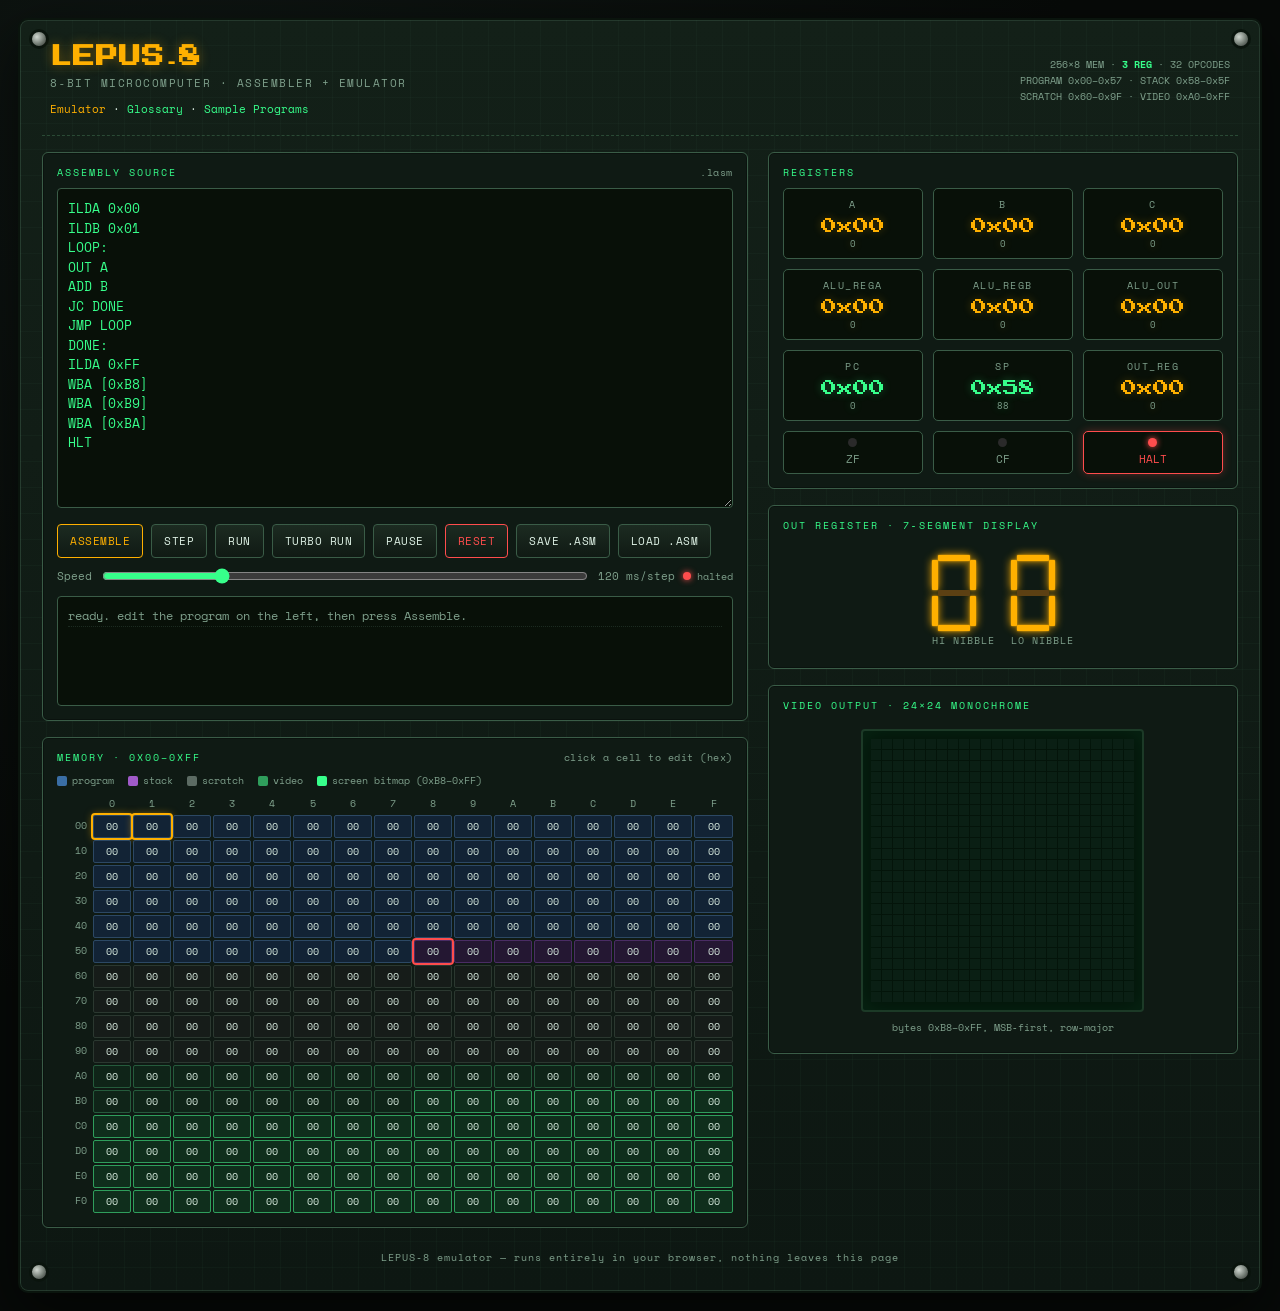
<file: index.html>
<!DOCTYPE html>
<html lang="en">
<head>
<meta charset="UTF-8">
<title>LEPUS-8 Emulator</title>
<meta name="viewport" content="width=device-width, initial-scale=1.0">
<link rel="preconnect" href="https://fonts.googleapis.com">
<link href="https://fonts.googleapis.com/css2?family=Space+Mono:wght@400;700&family=Press+Start+2P&display=swap" rel="stylesheet">
<link rel="stylesheet" href="style.css">
</head>
<body>
<div class="pcb">
  <div class="screw tl"></div><div class="screw tr"></div><div class="screw bl"></div><div class="screw br"></div>

  <header>
    <div>
      <h1>LEPUS&#8209;8</h1>
      <div class="sub">8&#8209;bit microcomputer &middot; assembler + emulator</div>
      <div style="margin-top: 10px; font-size: 11px;">
        <a href="index.html" style="color: var(--amber); text-decoration: none;">Emulator</a> &middot; 
        <a href="glossary.html" style="color: var(--green); text-decoration: none;">Glossary</a> &middot; 
        <a href="samples.html" style="color: var(--green); text-decoration: none;">Sample Programs</a>
      </div>
    </div>
    <div class="chip-id">
      256&times;8 MEM &middot; <b>3 REG</b> &middot; 32 OPCODES<br>
      PROGRAM 0x00&ndash;0x57 &middot; STACK 0x58&ndash;0x5F<br>
      SCRATCH 0x60&ndash;0x9F &middot; VIDEO 0xA0&ndash;0xFF
    </div>
  </header>

  <div class="layout">
    <div>
      <div class="panel">
        <div class="label">Assembly source <span class="hint">.lasm</span></div>
        <textarea id="editor" spellcheck="false"></textarea>
        <div class="toolbar">
          <button class="primary" id="btnAssemble">Assemble</button>
          <button id="btnStep">Step</button>
          <button id="btnRun">Run</button>
          <button id="btnTurbo">Turbo Run</button>
          <button id="btnPause">Pause</button>
          <button class="danger" id="btnReset">Reset</button>
          <button id="btnSave">Save .asm</button>
          <button id="btnLoad">Load .asm</button>
          <input type="file" id="fileInput" accept=".asm,.lasm,.txt">
        </div>
        <div class="speedrow">
          <span>Speed</span>
          <input type="range" id="speed" min="1" max="500" value="120">
          <span id="speedLabel">120 ms/step</span>
          <span class="status-led" id="statusLed"><span class="dot"></span><span id="statusText">idle</span></span>
        </div>
        <div id="log"></div>
      </div>

      <div class="panel">
        <div class="label">Memory &middot; 0x00&ndash;0xFF <span class="hint">click a cell to edit (hex)</span></div>
        <div class="mem-legend">
          <span><i class="swatch sw-prog"></i>program</span>
          <span><i class="swatch sw-stack"></i>stack</span>
          <span><i class="swatch sw-misc"></i>scratch</span>
          <span><i class="swatch sw-vid"></i>video</span>
          <span><i class="swatch sw-scr"></i>screen bitmap (0xB8&ndash;0xFF)</span>
        </div>
        <div id="memgrid"></div>
      </div>
    </div>

    <div>
      <div class="panel">
        <div class="label">Registers</div>
        <div class="regs" id="regGrid"></div>
        <div class="flags" id="flagsGrid"></div>
      </div>

      <div class="panel">
        <div class="label">OUT register &middot; 7&#8209;segment display</div>
        <div class="sevseg-wrap">
          <div>
            <div class="digit" id="digitHi"></div>
            <div class="sevseg-label">HI NIBBLE</div>
          </div>
          <div>
            <div class="digit" id="digitLo"></div>
            <div class="sevseg-label">LO NIBBLE</div>
          </div>
        </div>
      </div>

      <div class="panel">
        <div class="label">Video output &middot; 24&times;24 monochrome</div>
        <div class="screen-wrap">
          <div id="screen"></div>
          <div class="screen-caption">bytes 0xB8&ndash;0xFF, MSB&#8209;first, row&#8209;major</div>
        </div>
      </div>
    </div>
  </div>
  <footer>LEPUS&#8209;8 emulator &mdash; runs entirely in your browser, nothing leaves this page</footer>
</div>

<script src="engine.js"></script>
<script src="ui.js"></script>
<script src="main.js"></script>
</body>
</html>
</file>
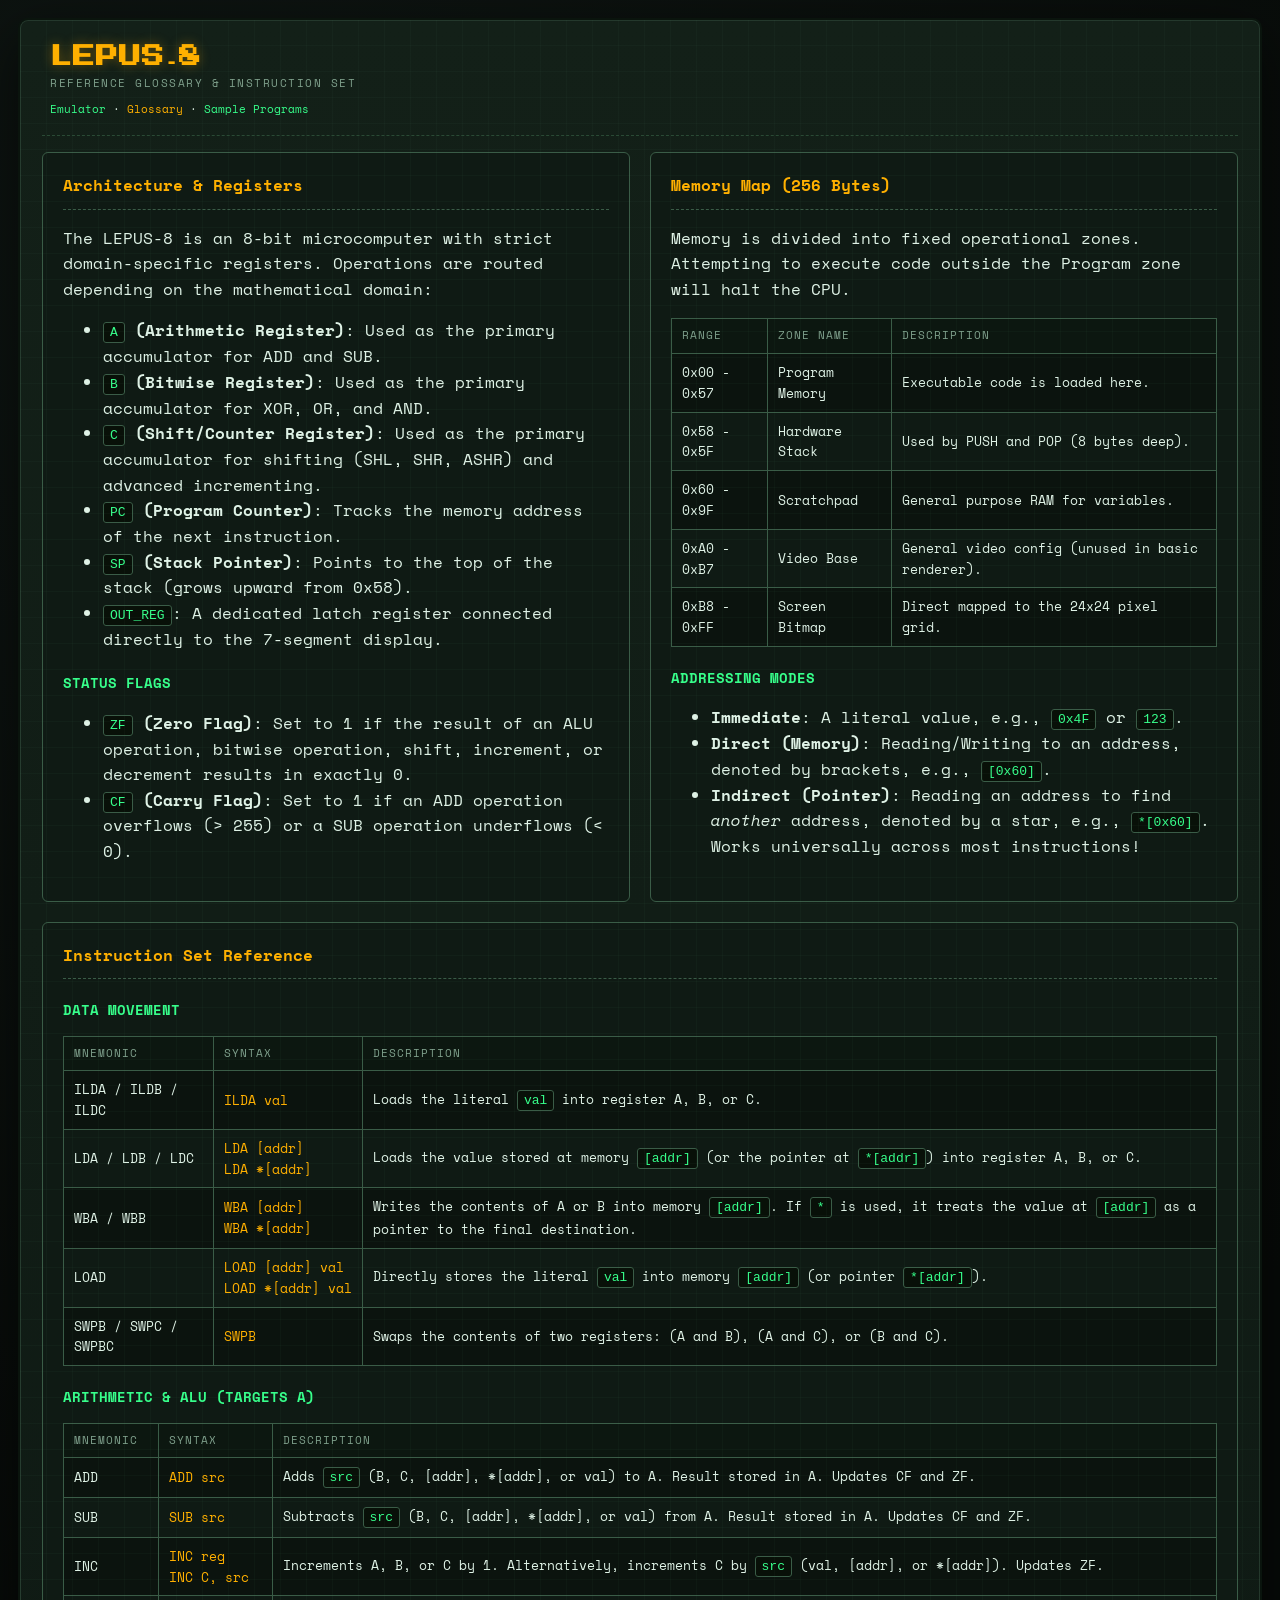
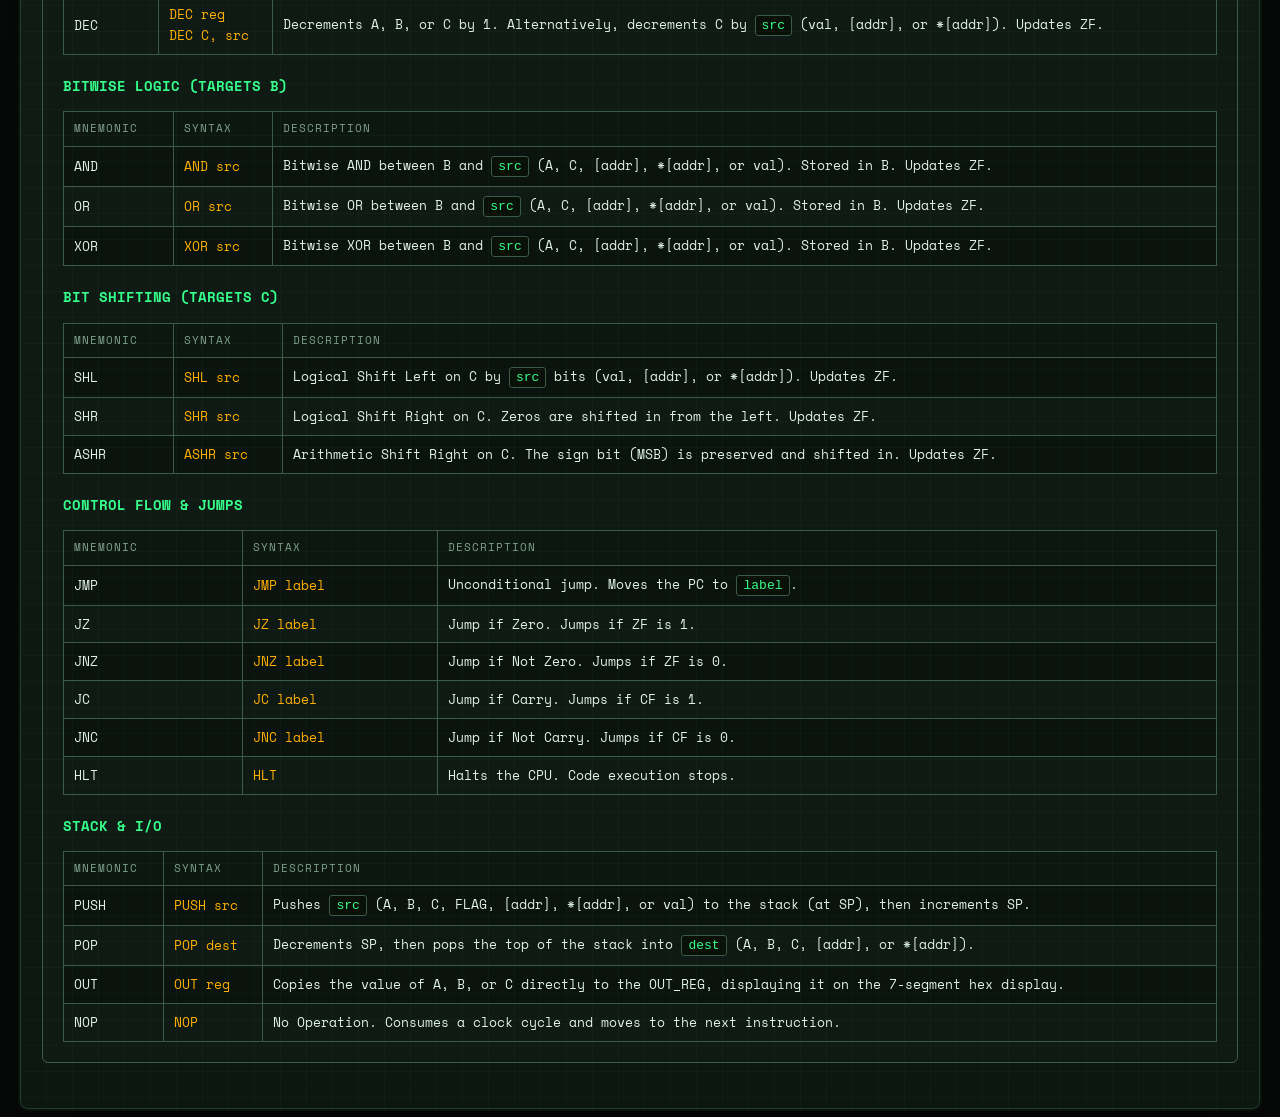
<file: glossary.html>
<!DOCTYPE html>
<html lang="en">
<head>
<meta charset="UTF-8">
<title>LEPUS-8 Glossary</title>
<link href="https://fonts.googleapis.com/css2?family=Space+Mono:wght@400;700&family=Press+Start+2P&display=swap" rel="stylesheet">
<link rel="stylesheet" href="style.css">
<style>
  .doc-panel { background: var(--panel); border: 1px solid var(--panel-edge); border-radius: 6px; padding: 20px; margin-bottom: 20px; color: var(--ink); line-height: 1.6; }
  h2 { color: var(--amber); font-size: 16px; margin-top: 0; border-bottom: 1px dashed var(--panel-edge); padding-bottom: 10px; }
  h3 { color: var(--green); font-size: 14px; margin-top: 20px; text-transform: uppercase; }
  code { background: #081008; padding: 2px 6px; border-radius: 3px; color: var(--green); border: 1px solid var(--panel-edge); }
  
  table { width: 100%; border-collapse: collapse; margin-top: 10px; font-size: 13px; }
  th, td { border: 1px solid var(--panel-edge); padding: 8px 10px; text-align: left; }
  th { background: #0c1710; color: var(--muted); font-weight: normal; text-transform: uppercase; font-size: 11px; letter-spacing: 1px; }
  tr:nth-child(even) td { background: #0b130e; }
  .syntax { color: var(--amber); white-space: nowrap; font-family: var(--mono); }
  
  .grid-2 { display: grid; grid-template-columns: 1fr 1fr; gap: 20px; }
  @media (max-width: 980px){ .grid-2{grid-template-columns:1fr;} }
</style>
</head>
<body>
<div class="pcb">
  <header>
    <div>
      <h1>LEPUS&#8209;8</h1>
      <div class="sub">Reference Glossary & Instruction Set</div>
      <div style="margin-top: 10px; font-size: 11px;">
        <a href="index.html" style="color: var(--green); text-decoration: none;">Emulator</a> &middot; 
        <a href="glossary.html" style="color: var(--amber); text-decoration: none;">Glossary</a> &middot; 
        <a href="samples.html" style="color: var(--green); text-decoration: none;">Sample Programs</a>
      </div>
    </div>
  </header>

  <div class="grid-2">
    <div class="doc-panel">
      <h2>Architecture & Registers</h2>
      <p>The LEPUS-8 is an 8-bit microcomputer with strict domain-specific registers. Operations are routed depending on the mathematical domain:</p>
      <ul>
        <li><code>A</code> <strong>(Arithmetic Register)</strong>: Used as the primary accumulator for ADD and SUB.</li>
        <li><code>B</code> <strong>(Bitwise Register)</strong>: Used as the primary accumulator for XOR, OR, and AND.</li>
        <li><code>C</code> <strong>(Shift/Counter Register)</strong>: Used as the primary accumulator for shifting (SHL, SHR, ASHR) and advanced incrementing.</li>
        <li><code>PC</code> <strong>(Program Counter)</strong>: Tracks the memory address of the next instruction.</li>
        <li><code>SP</code> <strong>(Stack Pointer)</strong>: Points to the top of the stack (grows upward from 0x58).</li>
        <li><code>OUT_REG</code>: A dedicated latch register connected directly to the 7-segment display.</li>
      </ul>
      <h3>Status Flags</h3>
      <ul>
        <li><code>ZF</code> <strong>(Zero Flag)</strong>: Set to 1 if the result of an ALU operation, bitwise operation, shift, increment, or decrement results in exactly 0.</li>
        <li><code>CF</code> <strong>(Carry Flag)</strong>: Set to 1 if an ADD operation overflows (> 255) or a SUB operation underflows (< 0).</li>
      </ul>
    </div>

    <div class="doc-panel">
      <h2>Memory Map (256 Bytes)</h2>
      <p>Memory is divided into fixed operational zones. Attempting to execute code outside the Program zone will halt the CPU.</p>
      <table>
        <tr><th>Range</th><th>Zone Name</th><th>Description</th></tr>
        <tr><td>0x00 - 0x57</td><td>Program Memory</td><td>Executable code is loaded here.</td></tr>
        <tr><td>0x58 - 0x5F</td><td>Hardware Stack</td><td>Used by PUSH and POP (8 bytes deep).</td></tr>
        <tr><td>0x60 - 0x9F</td><td>Scratchpad</td><td>General purpose RAM for variables.</td></tr>
        <tr><td>0xA0 - 0xB7</td><td>Video Base</td><td>General video config (unused in basic renderer).</td></tr>
        <tr><td>0xB8 - 0xFF</td><td>Screen Bitmap</td><td>Direct mapped to the 24x24 pixel grid.</td></tr>
      </table>
      <h3>Addressing Modes</h3>
      <ul>
        <li><strong>Immediate</strong>: A literal value, e.g., <code>0x4F</code> or <code>123</code>.</li>
        <li><strong>Direct (Memory)</strong>: Reading/Writing to an address, denoted by brackets, e.g., <code>[0x60]</code>.</li>
        <li><strong>Indirect (Pointer)</strong>: Reading an address to find <em>another</em> address, denoted by a star, e.g., <code>*[0x60]</code>. Works universally across most instructions!</li>
      </ul>
    </div>
  </div>

  <div class="doc-panel">
    <h2>Instruction Set Reference</h2>
    
    <h3>Data Movement</h3>
    <table>
      <tr><th>Mnemonic</th><th>Syntax</th><th>Description</th></tr>
      <tr><td>ILDA / ILDB / ILDC</td><td class="syntax">ILDA val</td><td>Loads the literal <code>val</code> into register A, B, or C.</td></tr>
      <tr><td>LDA / LDB / LDC</td><td class="syntax">LDA [addr]<br>LDA *[addr]</td><td>Loads the value stored at memory <code>[addr]</code> (or the pointer at <code>*[addr]</code>) into register A, B, or C.</td></tr>
      <tr><td>WBA / WBB</td><td class="syntax">WBA [addr]<br>WBA *[addr]</td><td>Writes the contents of A or B into memory <code>[addr]</code>. If <code>*</code> is used, it treats the value at <code>[addr]</code> as a pointer to the final destination.</td></tr>
      <tr><td>LOAD</td><td class="syntax">LOAD [addr] val<br>LOAD *[addr] val</td><td>Directly stores the literal <code>val</code> into memory <code>[addr]</code> (or pointer <code>*[addr]</code>).</td></tr>
      <tr><td>SWPB / SWPC / SWPBC</td><td class="syntax">SWPB</td><td>Swaps the contents of two registers: (A and B), (A and C), or (B and C).</td></tr>
    </table>

    <h3>Arithmetic & ALU (Targets A)</h3>
    <table>
      <tr><th>Mnemonic</th><th>Syntax</th><th>Description</th></tr>
      <tr><td>ADD</td><td class="syntax">ADD src</td><td>Adds <code>src</code> (B, C, [addr], *[addr], or val) to A. Result stored in A. Updates CF and ZF.</td></tr>
      <tr><td>SUB</td><td class="syntax">SUB src</td><td>Subtracts <code>src</code> (B, C, [addr], *[addr], or val) from A. Result stored in A. Updates CF and ZF.</td></tr>
      <tr><td>INC</td><td class="syntax">INC reg<br>INC C, src</td><td>Increments A, B, or C by 1. Alternatively, increments C by <code>src</code> (val, [addr], or *[addr]). Updates ZF.</td></tr>
      <tr><td>DEC</td><td class="syntax">DEC reg<br>DEC C, src</td><td>Decrements A, B, or C by 1. Alternatively, decrements C by <code>src</code> (val, [addr], or *[addr]). Updates ZF.</td></tr>
    </table>

    <h3>Bitwise Logic (Targets B)</h3>
    <table>
      <tr><th>Mnemonic</th><th>Syntax</th><th>Description</th></tr>
      <tr><td>AND</td><td class="syntax">AND src</td><td>Bitwise AND between B and <code>src</code> (A, C, [addr], *[addr], or val). Stored in B. Updates ZF.</td></tr>
      <tr><td>OR</td><td class="syntax">OR src</td><td>Bitwise OR between B and <code>src</code> (A, C, [addr], *[addr], or val). Stored in B. Updates ZF.</td></tr>
      <tr><td>XOR</td><td class="syntax">XOR src</td><td>Bitwise XOR between B and <code>src</code> (A, C, [addr], *[addr], or val). Stored in B. Updates ZF.</td></tr>
    </table>

    <h3>Bit Shifting (Targets C)</h3>
    <table>
      <tr><th>Mnemonic</th><th>Syntax</th><th>Description</th></tr>
      <tr><td>SHL</td><td class="syntax">SHL src</td><td>Logical Shift Left on C by <code>src</code> bits (val, [addr], or *[addr]). Updates ZF.</td></tr>
      <tr><td>SHR</td><td class="syntax">SHR src</td><td>Logical Shift Right on C. Zeros are shifted in from the left. Updates ZF.</td></tr>
      <tr><td>ASHR</td><td class="syntax">ASHR src</td><td>Arithmetic Shift Right on C. The sign bit (MSB) is preserved and shifted in. Updates ZF.</td></tr>
    </table>

    <h3>Control Flow & Jumps</h3>
    <table>
      <tr><th>Mnemonic</th><th>Syntax</th><th>Description</th></tr>
      <tr><td>JMP</td><td class="syntax">JMP label</td><td>Unconditional jump. Moves the PC to <code>label</code>.</td></tr>
      <tr><td>JZ</td><td class="syntax">JZ label</td><td>Jump if Zero. Jumps if ZF is 1.</td></tr>
      <tr><td>JNZ</td><td class="syntax">JNZ label</td><td>Jump if Not Zero. Jumps if ZF is 0.</td></tr>
      <tr><td>JC</td><td class="syntax">JC label</td><td>Jump if Carry. Jumps if CF is 1.</td></tr>
      <tr><td>JNC</td><td class="syntax">JNC label</td><td>Jump if Not Carry. Jumps if CF is 0.</td></tr>
      <tr><td>HLT</td><td class="syntax">HLT</td><td>Halts the CPU. Code execution stops.</td></tr>
    </table>

    <h3>Stack & I/O</h3>
    <table>
      <tr><th>Mnemonic</th><th>Syntax</th><th>Description</th></tr>
      <tr><td>PUSH</td><td class="syntax">PUSH src</td><td>Pushes <code>src</code> (A, B, C, FLAG, [addr], *[addr], or val) to the stack (at SP), then increments SP.</td></tr>
      <tr><td>POP</td><td class="syntax">POP dest</td><td>Decrements SP, then pops the top of the stack into <code>dest</code> (A, B, C, [addr], or *[addr]).</td></tr>
      <tr><td>OUT</td><td class="syntax">OUT reg</td><td>Copies the value of A, B, or C directly to the OUT_REG, displaying it on the 7-segment hex display.</td></tr>
      <tr><td>NOP</td><td class="syntax">NOP</td><td>No Operation. Consumes a clock cycle and moves to the next instruction.</td></tr>
    </table>
  </div>
</div>
</body>
</html>
</file>
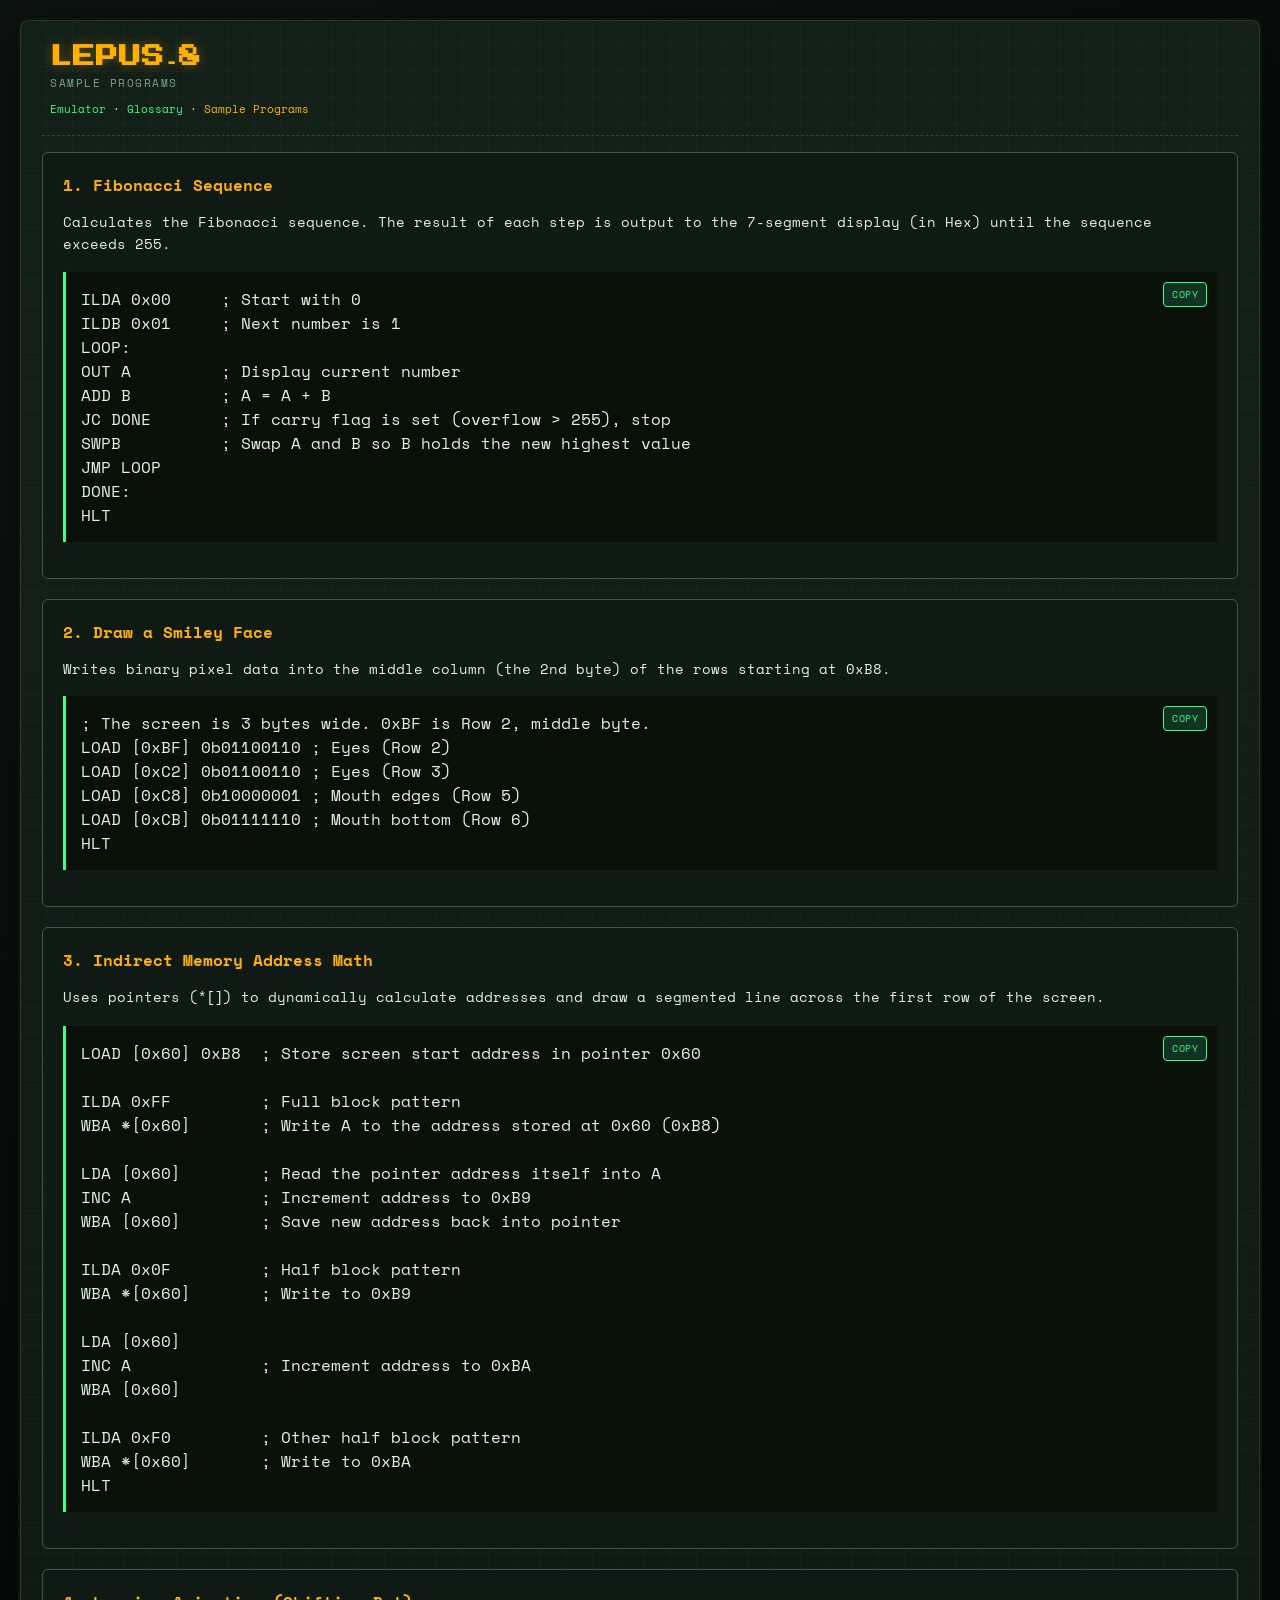
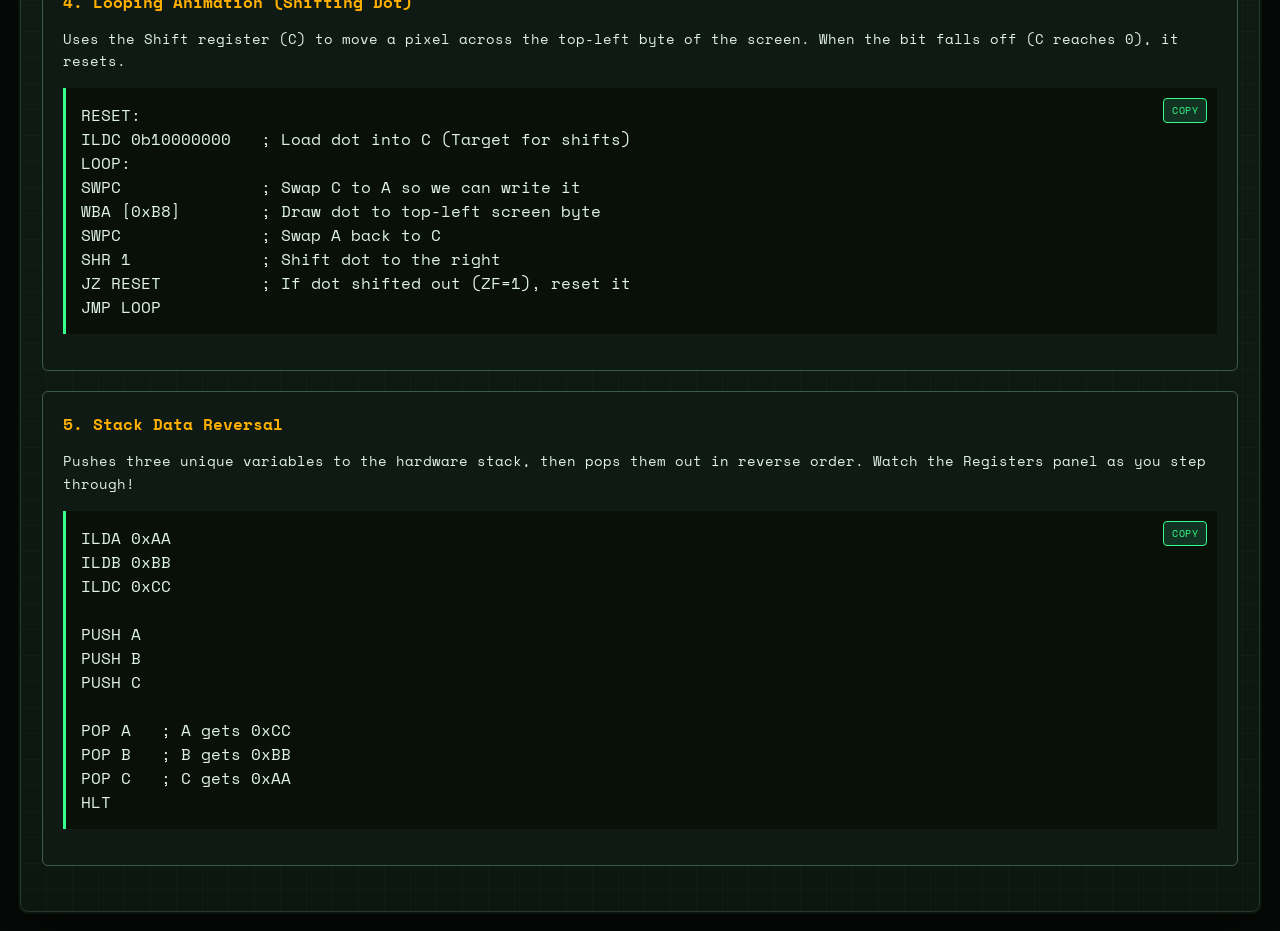
<file: samples.html>
<!DOCTYPE html>
<html lang="en">
<head>
<meta charset="UTF-8">
<title>LEPUS-8 Samples</title>
<link href="https://fonts.googleapis.com/css2?family=Space+Mono:wght@400;700&family=Press+Start+2P&display=swap" rel="stylesheet">
<link rel="stylesheet" href="style.css">
<style>
  .doc-panel { background: var(--panel); border: 1px solid var(--panel-edge); border-radius: 6px; padding: 20px; margin-bottom: 20px; position: relative; }
  h2 { color: var(--amber); font-size: 16px; margin-top: 0; }
  p { color: var(--ink); line-height: 1.6; font-size: 14px; }
  .code-container { position: relative; }
  pre { background: #081008; padding: 15px; border-left: 3px solid var(--green); color: var(--ink); overflow-x: auto; font-family: var(--mono); }
  .copy-btn { position: absolute; top: 10px; right: 10px; background: var(--green-dim); color: var(--green); border: 1px solid var(--green); padding: 4px 8px; border-radius: 4px; cursor: pointer; font-family: var(--mono); font-size: 10px; text-transform: uppercase; }
  .copy-btn:hover { background: var(--green); color: #000; }
</style>
</head>
<body>
<div class="pcb">
  <header>
    <div>
      <h1>LEPUS&#8209;8</h1>
      <div class="sub">Sample Programs</div>
      <div style="margin-top: 10px; font-size: 11px;">
        <a href="index.html" style="color: var(--green); text-decoration: none;">Emulator</a> &middot; 
        <a href="glossary.html" style="color: var(--green); text-decoration: none;">Glossary</a> &middot; 
        <a href="samples.html" style="color: var(--amber); text-decoration: none;">Sample Programs</a>
      </div>
    </div>
  </header>

  <div class="doc-panel">
    <h2>1. Fibonacci Sequence</h2>
    <p>Calculates the Fibonacci sequence. The result of each step is output to the 7-segment display (in Hex) until the sequence exceeds 255.</p>
    <div class="code-container">
      <button class="copy-btn" onclick="copyCode(this)">Copy</button>
<pre>ILDA 0x00     ; Start with 0
ILDB 0x01     ; Next number is 1
LOOP:
OUT A         ; Display current number
ADD B         ; A = A + B
JC DONE       ; If carry flag is set (overflow > 255), stop
SWPB          ; Swap A and B so B holds the new highest value
JMP LOOP
DONE:
HLT</pre>
    </div>
  </div>

  <div class="doc-panel">
    <h2>2. Draw a Smiley Face</h2>
    <p>Writes binary pixel data into the middle column (the 2nd byte) of the rows starting at 0xB8.</p>
    <div class="code-container">
      <button class="copy-btn" onclick="copyCode(this)">Copy</button>
<pre>; The screen is 3 bytes wide. 0xBF is Row 2, middle byte.
LOAD [0xBF] 0b01100110 ; Eyes (Row 2)
LOAD [0xC2] 0b01100110 ; Eyes (Row 3)
LOAD [0xC8] 0b10000001 ; Mouth edges (Row 5)
LOAD [0xCB] 0b01111110 ; Mouth bottom (Row 6)
HLT</pre>
    </div>
  </div>

  <div class="doc-panel">
    <h2>3. Indirect Memory Address Math</h2>
    <p>Uses pointers (<code>*[]</code>) to dynamically calculate addresses and draw a segmented line across the first row of the screen.</p>
    <div class="code-container">
      <button class="copy-btn" onclick="copyCode(this)">Copy</button>
<pre>LOAD [0x60] 0xB8  ; Store screen start address in pointer 0x60

ILDA 0xFF         ; Full block pattern
WBA *[0x60]       ; Write A to the address stored at 0x60 (0xB8)

LDA [0x60]        ; Read the pointer address itself into A
INC A             ; Increment address to 0xB9
WBA [0x60]        ; Save new address back into pointer

ILDA 0x0F         ; Half block pattern
WBA *[0x60]       ; Write to 0xB9

LDA [0x60]
INC A             ; Increment address to 0xBA
WBA [0x60]

ILDA 0xF0         ; Other half block pattern
WBA *[0x60]       ; Write to 0xBA
HLT</pre>
    </div>
  </div>

  <div class="doc-panel">
    <h2>4. Looping Animation (Shifting Dot)</h2>
    <p>Uses the Shift register (C) to move a pixel across the top-left byte of the screen. When the bit falls off (C reaches 0), it resets.</p>
    <div class="code-container">
      <button class="copy-btn" onclick="copyCode(this)">Copy</button>
<pre>RESET:
ILDC 0b10000000   ; Load dot into C (Target for shifts)
LOOP:
SWPC              ; Swap C to A so we can write it
WBA [0xB8]        ; Draw dot to top-left screen byte
SWPC              ; Swap A back to C
SHR 1             ; Shift dot to the right
JZ RESET          ; If dot shifted out (ZF=1), reset it
JMP LOOP</pre>
    </div>
  </div>

  <div class="doc-panel">
    <h2>5. Stack Data Reversal</h2>
    <p>Pushes three unique variables to the hardware stack, then pops them out in reverse order. Watch the Registers panel as you step through!</p>
    <div class="code-container">
      <button class="copy-btn" onclick="copyCode(this)">Copy</button>
<pre>ILDA 0xAA
ILDB 0xBB
ILDC 0xCC

PUSH A
PUSH B
PUSH C

POP A   ; A gets 0xCC
POP B   ; B gets 0xBB
POP C   ; C gets 0xAA
HLT</pre>
    </div>
  </div>
</div>

<script>
function copyCode(btn) {
  const code = btn.nextElementSibling.innerText;
  navigator.clipboard.writeText(code).then(() => {
    const original = btn.innerText;
    btn.innerText = "Copied!";
    setTimeout(() => { btn.innerText = original; }, 1500);
  });
}
</script>
</body>
</html>
</file>
<file: style.css>
:root{
  --board:#132018;
  --board2:#0d1712;
  --copper:#2a4a35;
  --silk:#cfe8d6;
  --amber:#ffb000;
  --amber-dim:#5c4013;
  --green:#37ff8b;
  --green-dim:#123322;
  --red:#ff4d4d;
  --panel:#0f1a14;
  --panel-edge:#3a5c47;
  --ink:#dff2e6;
  --muted:#7fa08c;
  --mono:'Space Mono', 'Courier New', monospace;
  --disp:'Press Start 2P', var(--mono);
}
*{box-sizing:border-box;}
html,body{margin:0;padding:0;background:#070a08;color:var(--ink);font-family:var(--mono);}
body{
  min-height:100vh;
  padding:18px;
  background:
    radial-gradient(circle at 15% 10%, #0e1512 0%, #070a08 55%),
    repeating-linear-gradient(0deg, rgba(255,255,255,0.015) 0 1px, transparent 1px 3px);
}
.pcb{
  max-width:1400px;
  margin:0 auto;
  background:linear-gradient(180deg,var(--board) 0%,var(--board2) 100%);
  border:2px solid #0a140d;
  border-radius:10px;
  box-shadow:0 0 0 1px #24382c inset, 0 20px 60px rgba(0,0,0,0.6);
  padding:20px 22px 26px;
  position:relative;
  overflow:hidden;
}
.pcb::before{
  content:"";
  position:absolute; inset:0;
  background-image:
    linear-gradient(90deg, rgba(80,140,105,0.05) 1px, transparent 1px),
    linear-gradient(0deg, rgba(80,140,105,0.05) 1px, transparent 1px);
  background-size:26px 26px;
  pointer-events:none;
}
.screw{
  position:absolute; width:14px;height:14px;border-radius:50%;
  background:radial-gradient(circle at 35% 35%, #cfd6cf, #6b746c 60%, #333 100%);
  box-shadow:0 0 0 3px #0a140d;
}
.screw.tl{top:12px;left:12px;} .screw.tr{top:12px;right:12px;}
.screw.bl{bottom:12px;left:12px;} .screw.br{bottom:12px;right:12px;}

header{
  display:flex; align-items:baseline; justify-content:space-between;
  padding:6px 8px 18px; border-bottom:1px dashed var(--copper);
  margin-bottom:16px; position:relative; z-index:1;
}
header h1{
  font-family:var(--disp); font-size:22px; color:var(--amber);
  letter-spacing:1px; margin:0; text-shadow:0 0 12px rgba(255,176,0,0.35);
}
header .sub{color:var(--muted); font-size:11px; letter-spacing:1.5px; text-transform:uppercase;}
header .chip-id{font-size:10px;color:var(--muted); text-align:right; line-height:1.6;}
header .chip-id b{color:var(--green);}

.layout{
  display:grid;
  grid-template-columns: 1.35fr 0.9fr;
  gap:20px;
  position:relative; z-index:1;
}
@media (max-width: 980px){ .layout{grid-template-columns:1fr;} }

.panel{
  background:var(--panel);
  border:1px solid var(--panel-edge);
  border-radius:6px;
  padding:12px 14px 14px;
  margin-bottom:16px;
  box-shadow:0 0 0 1px rgba(0,0,0,0.3) inset;
}
.panel > .label{
  font-size:10px; letter-spacing:2px; text-transform:uppercase; color:var(--green);
  margin-bottom:8px; display:flex; justify-content:space-between; align-items:center;
}
.panel > .label .hint{color:var(--muted); letter-spacing:0.5px; text-transform:none; font-size:10px;}

textarea#editor{
  width:100%; height:320px; resize:vertical;
  background:#081008; color:var(--green);
  border:1px solid var(--panel-edge); border-radius:4px;
  font-family:var(--mono); font-size:13px; line-height:1.5;
  padding:10px; tab-size:4;
}
textarea#editor:focus{outline:1px solid var(--green); }

.toolbar{display:flex; flex-wrap:wrap; gap:8px; margin:10px 0 4px;}
button{
  font-family:var(--mono); font-size:11px; letter-spacing:0.5px; text-transform:uppercase;
  background:linear-gradient(180deg,#1c2b21,#101a14);
  color:var(--ink); border:1px solid var(--panel-edge);
  padding:8px 12px; border-radius:4px; cursor:pointer;
  transition:transform .05s ease, box-shadow .15s ease;
}
button:hover{border-color:var(--green); box-shadow:0 0 10px rgba(55,255,139,0.15);}
button:active{transform:translateY(1px);}
button:disabled{opacity:0.35; cursor:not-allowed;}
button.primary{border-color:var(--amber); color:var(--amber);}
button.primary:hover{box-shadow:0 0 10px rgba(255,176,0,0.25);}
button.danger{border-color:var(--red); color:var(--red);}
input[type=file]{display:none;}

.speedrow{display:flex; align-items:center; gap:8px; margin-top:8px; font-size:11px; color:var(--muted);}
.speedrow input[type=range]{accent-color:var(--green); flex:1;}

#log{
  height:110px; overflow-y:auto; background:#081008; border:1px solid var(--panel-edge);
  border-radius:4px; padding:8px 10px; font-size:11.5px; line-height:1.5; margin-top:10px;
}
#log .err{color:var(--red);}
#log .ok{color:var(--green);}
#log .info{color:var(--muted);}
#log div{border-bottom:1px dotted #1c2b21; padding:2px 0;}

.mem-legend{display:flex; gap:14px; font-size:10px; color:var(--muted); margin:8px 0 6px; flex-wrap:wrap;}
.mem-legend span{display:inline-flex; align-items:center; gap:5px;}
.swatch{width:10px;height:10px;border-radius:2px; display:inline-block;}
.sw-prog{background:#3a6ea5;} .sw-stack{background:#a05ac9;} .sw-misc{background:#5c6b63;} .sw-vid{background:#2f9e5c;} .sw-scr{background:#37ff8b;}

#memgrid{
  display:grid; grid-template-columns:34px repeat(16, 1fr); gap:2px;
  font-size:10px;
}
#memgrid .hdr{color:var(--muted); text-align:center; padding:2px 0;}
#memgrid .rowhdr{color:var(--muted); text-align:right; padding:3px 4px 0 0;}
.cell{
  background:#0c1710; border:1px solid #1c2b21; border-radius:2px;
  text-align:center; padding:3px 0; color:var(--ink); cursor:text; user-select:text;
  min-width:0;
}
.cell.prog{background:#122335; border-color:#2c4864;}
.cell.stack{background:#241732; border-color:#4a2c64;}
.cell.misc{background:#161c19; border-color:#2b3830;}
.cell.video{background:#0f2418; border-color:#255b3c;}
.cell.screen{background:#0f2e1c; border-color:#2f9e5c;}
.cell.pc{outline:2px solid var(--amber); box-shadow:0 0 8px rgba(255,176,0,0.6);}
.cell.sp{outline:2px solid var(--red);}
.cell[contenteditable=true]:focus{outline:1px solid var(--green); background:#12271a;}

.regs{display:grid; grid-template-columns:repeat(3, 1fr); gap:10px;}
.reg-box{
  background:#081008; border:1px solid var(--panel-edge); border-radius:5px;
  padding:8px 10px; text-align:center;
}
.reg-box .name{font-size:10px; letter-spacing:1.5px; color:var(--muted);}
.reg-box .val{font-family:var(--disp); font-size:16px; color:var(--amber); margin-top:6px; text-shadow:0 0 8px rgba(255,176,0,0.3);}
.reg-box .val small{font-family:var(--mono); font-size:9px; color:var(--muted); display:block; margin-top:3px;}
.reg-box.pc .val, .reg-box.sp .val{color:var(--green); text-shadow:0 0 8px rgba(55,255,139,0.3);}

.flags{display:flex; gap:10px; margin-top:10px;}
.flag{
  flex:1; text-align:center; background:#081008; border:1px solid var(--panel-edge);
  border-radius:5px; padding:6px; font-size:11px; color:var(--muted);
}
.flag.on{border-color:var(--red); color:var(--red); box-shadow:0 0 8px rgba(255,77,77,0.3);}
.flag .dot{display:block; margin:0 auto 4px; width:9px;height:9px;border-radius:50%; background:#2a2a2a;}
.flag.on .dot{background:var(--red); box-shadow:0 0 6px var(--red);}
.status-led{display:flex;align-items:center;gap:6px;font-size:10px;color:var(--muted);}
.status-led .dot{width:8px;height:8px;border-radius:50%;background:#2a2a2a;}
.status-led.run .dot{background:var(--green); box-shadow:0 0 6px var(--green);}
.status-led.halt .dot{background:var(--red); box-shadow:0 0 6px var(--red);}

.sevseg-wrap{display:flex; gap:16px; justify-content:center; align-items:center; padding:14px 0 6px;}
.digit{position:relative; width:44px; height:76px;}
.seg{position:absolute; background:var(--amber-dim); border-radius:1px; transition:background .08s, box-shadow .08s;}
.seg.on{background:var(--amber); box-shadow:0 0 9px var(--amber), 0 0 2px var(--amber);}
.seg.a{top:0; left:6px; width:32px; height:6px;}
.seg.b{top:5px; right:0; width:6px; height:30px;}
.seg.c{bottom:5px; right:0; width:6px; height:30px;}
.seg.d{bottom:0; left:6px; width:32px; height:6px;}
.seg.e{bottom:5px; left:0; width:6px; height:30px;}
.seg.f{top:5px; left:0; width:6px; height:30px;}
.seg.g{top:35px; left:6px; width:32px; height:6px;}
.sevseg-label{text-align:center; font-size:10px; color:var(--muted); margin-top:2px; letter-spacing:1px;}

.screen-wrap{display:flex; flex-direction:column; align-items:center; padding:8px 0 4px;}
#screen{
  display:grid; grid-template-columns:repeat(24, 10px); grid-template-rows:repeat(24, 10px);
  gap:1px; background:#04140a; padding:8px; border:2px solid #1c3a27; border-radius:4px;
  box-shadow:0 0 24px rgba(55,255,139,0.08) inset;
}
.px{width:10px; height:10px; background:#0a1f14;}
.px.on{background:var(--green); box-shadow:0 0 4px var(--green);}
.screen-caption{font-size:10px; color:var(--muted); margin-top:8px; text-align:center;}

footer{margin-top:6px; text-align:center; font-size:10px; color:var(--muted); letter-spacing:1px;}
::-webkit-scrollbar{width:8px; height:8px;}
::-webkit-scrollbar-thumb{background:#24382c; border-radius:4px;}
::-webkit-scrollbar-track{background:#0d1712;}
</file>
